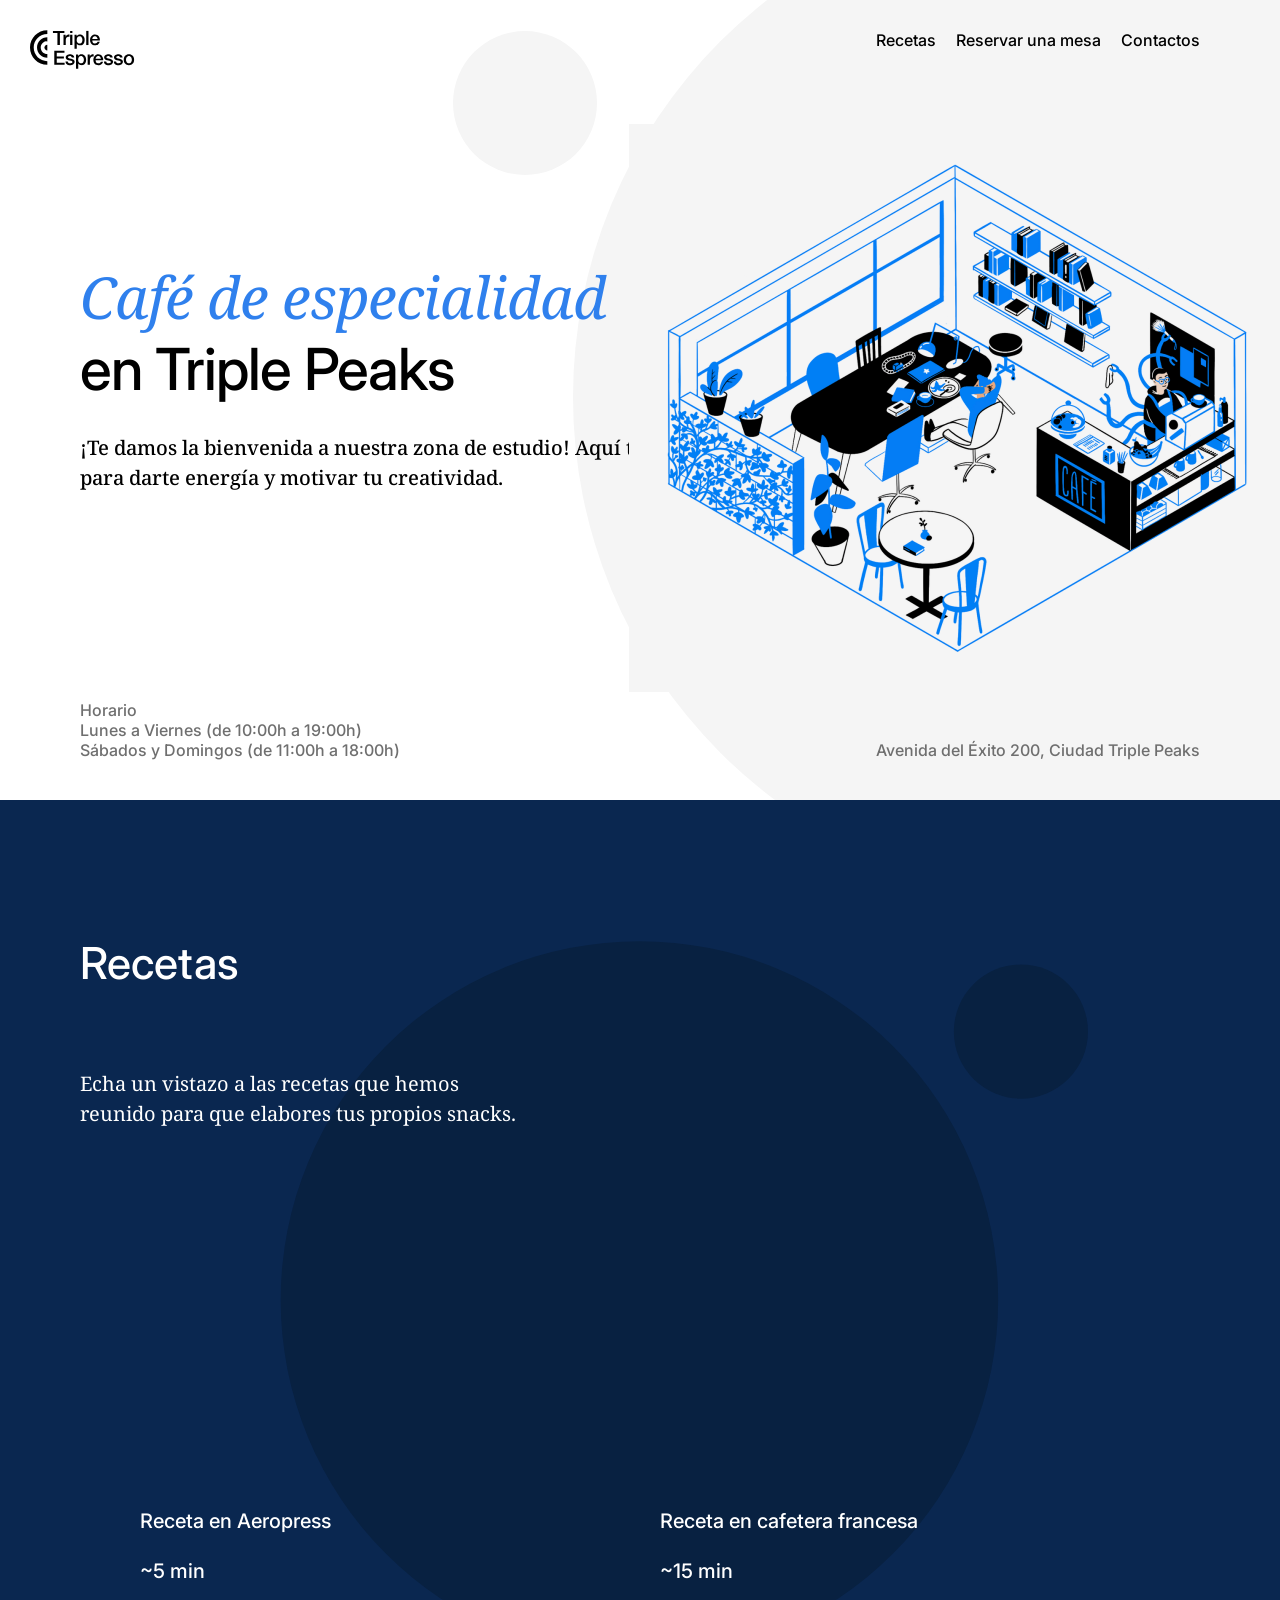
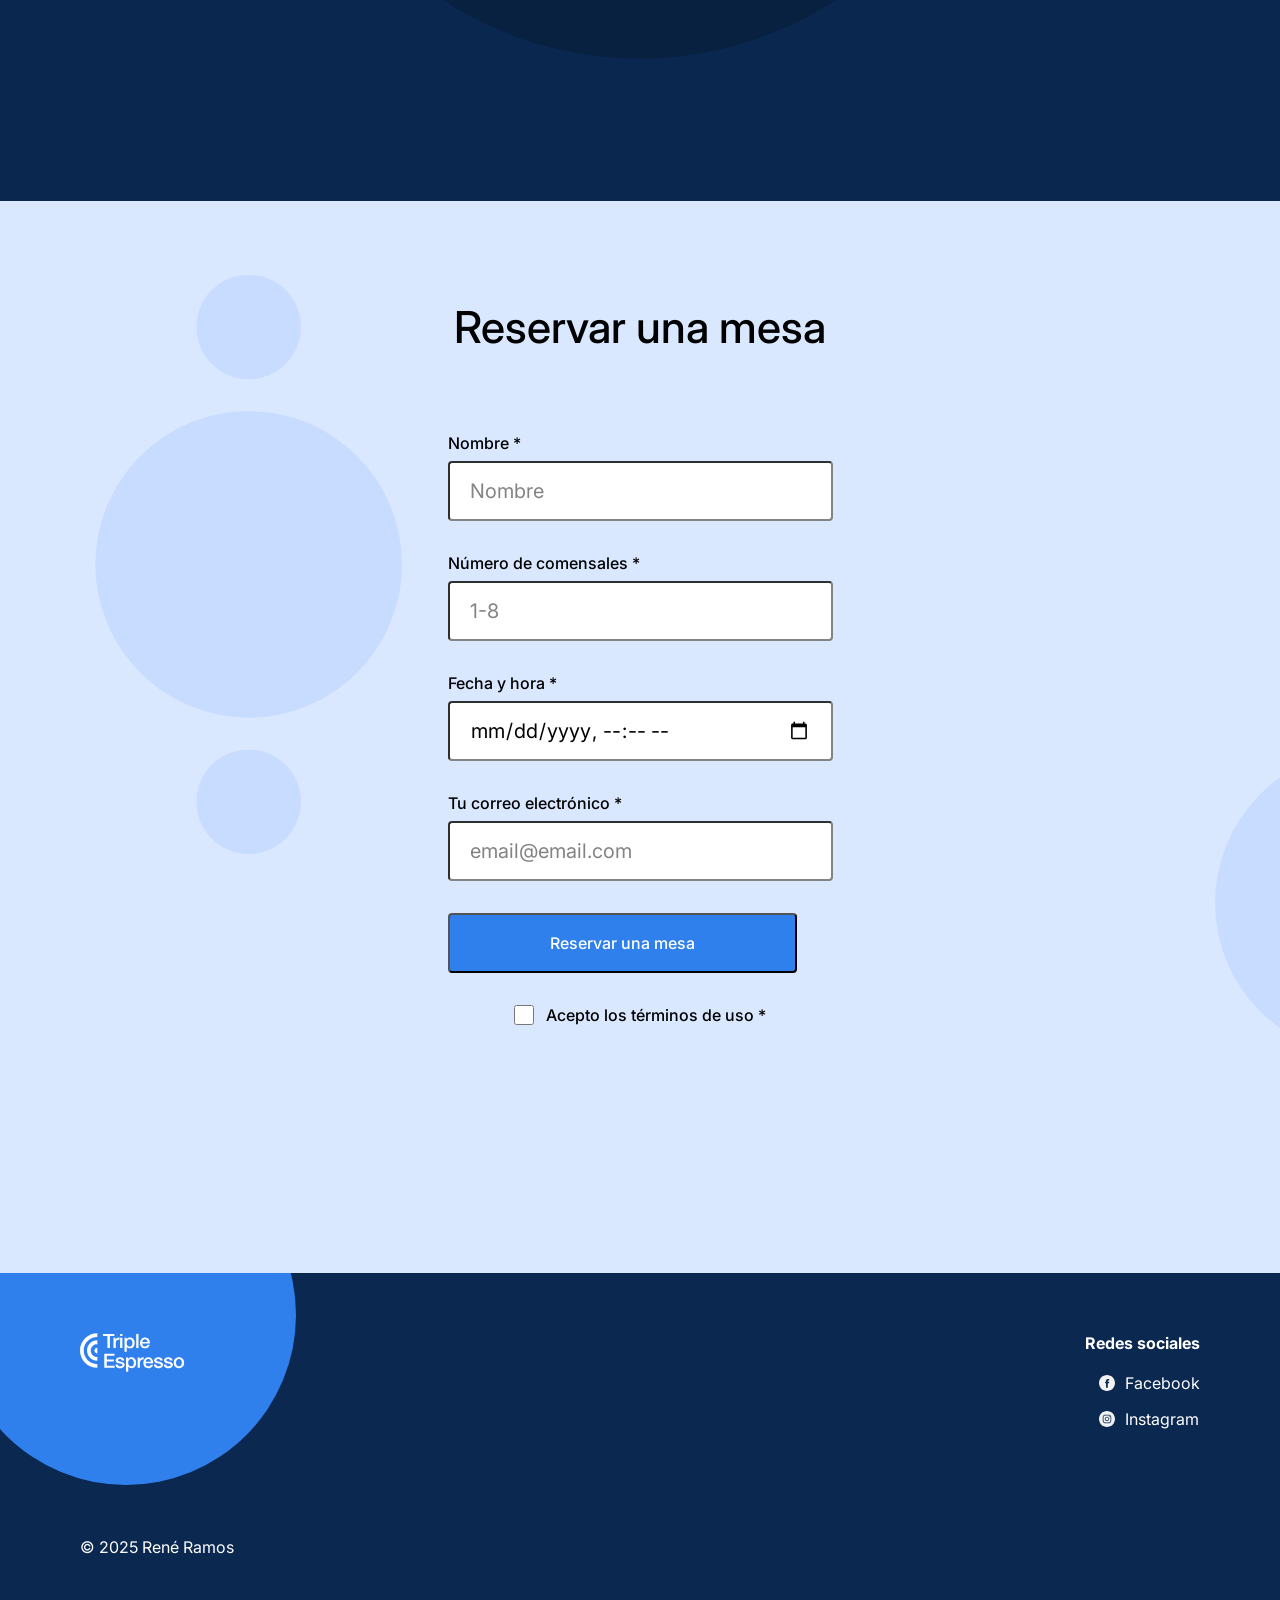
<file: index.html>
<!DOCTYPE html>
<html lang="es">
  <head>
    <meta charset="UTF-8" />
    <meta name="viewport" content="width=device-width, initial-scale=1.0" />
    <meta name="description" content="Cafeteria triple peaks" />

    <meta name="keywords" content="café de especialidad" />
    <meta name="author" content="René Ramos" />
    <title>Triple Expresso</title>

    <link rel="stylesheet" href="./pages/index.css" />
    <link rel="shortcut icon" href="favicon.ico" />

    <link rel="preconnect" href="https://fonts.googleapis.com" />
    <link rel="preconnect" href="https://fonts.gstatic.com" crossorigin />
    <link
      href="https://fonts.googleapis.com/css2?family=Inter:ital,opsz@0,14..32;1,14..32&display=swap"
      rel="stylesheet"
    />
    <link rel="preconnect" href="https://fonts.googleapis.com" />
    <link rel="preconnect" href="https://fonts.gstatic.com" crossorigin />
    <link
      href="https://fonts.googleapis.com/css2?family=Inter:ital,opsz,wght@0,14..32,500;1,14..32,500&display=swap"
      rel="stylesheet"
    />
    <link rel="preconnect" href="https://fonts.googleapis.com" />
    <link rel="preconnect" href="https://fonts.gstatic.com" crossorigin />
    <link
      href="https://fonts.googleapis.com/css2?family=Inter:ital,opsz,wght@0,14..32,700;1,14..32,700&display=swap"
      rel="stylesheet"
    />
    <link rel="preconnect" href="https://fonts.googleapis.com" />
    <link rel="preconnect" href="https://fonts.gstatic.com" crossorigin />
    <link
      href="https://fonts.googleapis.com/css2?family=Noto+Serif:ital@1&display=swap"
      rel="stylesheet"
    />
    <link rel="preconnect" href="https://fonts.googleapis.com" />
    <link rel="preconnect" href="https://fonts.gstatic.com" crossorigin />
    <link
      href="https://fonts.googleapis.com/css2?family=Noto+Serif&display=swap"
      rel="stylesheet"
    />
  </head>
  <body>
    <div class="page">
      <header class="header">
        <nav class="nav">
          <img
            src="images/logo_coffeeshop_dark.svg"
            alt="logo miniatura principal"
            class="nav__logo"
          />
          <ul class="nav__links">
            <li>
              <a class="nav__link" href="#recipes">Recetas</a>
            </li>
            <li>
              <a class="nav__link" href="#reservation">Reservar una mesa</a>
            </li>
            <li>
              <a class="nav__link" href="#footer">Contactos</a>
            </li>
          </ul>
        </nav>
        <h1 class="header__title">
          <span class="header__span-accent">Café de especialidad</span>
          en Triple Peaks
        </h1>
        <p class="header__description">
          ¡Te damos la bienvenida a nuestra zona de estudio! Aquí tenemos café
          para darte energía y motivar tu creatividad.
        </p>
        <img
          src="images/inside_coffee_shop.png"
          alt="imagen cafeteria"
          class="header__image"
        />
        <div class="header__footer">
          <div class="header__time">
            <p class="header__paragraph">Horario</p>
            <p class="header__paragraph">
              Lunes a Viernes (de 10:00h a 19:00h)
            </p>
            <p class="header__paragraph">
              Sábados y Domingos (de 11:00h a 18:00h)
            </p>
          </div>
          <div class="header__address">
            <p class="header__paragraph">
              Avenida del Éxito 200, Ciudad Triple Peaks
            </p>
          </div>
        </div>
      </header>
      <main class="content">
        <section class="recipes" id="recipes">
          <h2 class="recipes__title">Recetas</h2>
          <p class="recipes__subtitle">
            Echa un vistazo a las recetas que hemos reunido para que elabores
            tus propios snacks.
          </p>
          <div class="recipes__videos">
            <div class="recipes__video-item">
              <div>
                <iframe
                  width="480"
                  height="273"
                  class="recipes__iframe"
                  src="https://www.youtube.com/embed/j6VlT_jUVPc?si=eTn9sedASsT-jLiT"
                  title="YouTube video"
                  allow="accelerometer; autoplay; clipboard-write; encrypted-media; gyroscope; picture-in-picture; web-share"
                  referrerpolicy="strict-origin-when-cross-origin"
                  allowfullscreen
                ></iframe>
                <div class="recipes__video-caption">
                  <p>Receta en Aeropress</p>
                  <p>~5 min</p>
                </div>
              </div>
              <div>
                <iframe
                  width="480"
                  height="273"
                  class="recipes__iframe"
                  src="https://www.youtube.com/embed/st571DYYTR8?si=Z9o1S2QeI9pXLmTu"
                  title="YouTube video"
                  allow="accelerometer; autoplay; clipboard-write; encrypted-media; gyroscope; picture-in-picture; web-share"
                  referrerpolicy="strict-origin-when-cross-origin"
                  allowfullscreen
                ></iframe>
                <div class="recipes__video-caption">
                  <p>Receta en cafetera francesa</p>
                  <p>~15 min</p>
                </div>
              </div>
            </div>
          </div>
        </section>
        <section class="reservation" id="reservation">
          <h2 class="reservation__title">Reservar una mesa</h2>
          <form action="#" class="form reservation__form">
            <fieldset class="form__fieldset">
              <label class="form__label" for="name">Nombre *</label>
              <input
                class="form__input"
                type="text"
                id="name"
                name="name"
                placeholder="Nombre"
                required
              />
              <label class="form__label" for="diner"
                >Número de comensales *</label
              >
              <input
                class="form__input"
                type="number"
                id="diner"
                name="diner"
                min="1"
                max="8"
                placeholder="1-8"
                required
              />
              <label class="form__label" for="date">Fecha y hora *</label>
              <input
                class="form__input"
                type="datetime-local"
                id="date"
                name="date"
                required
              />
              <label class="form__label" for="email"
                >Tu correo electrónico *</label
              >
              <input
                class="form__input"
                type="email"
                id="email"
                name="email"
                placeholder="email@email.com"
                required
              />
            </fieldset>
            <fieldset class="form__fieldset">
              <button class="form__button" type="submit">
                Reservar una mesa
              </button>
            </fieldset>
            <fieldset class="form__fieldset form__fieldset_el_center">
              <input
                class="form__checkbox"
                type="checkbox"
                id="checkbox"
                name="checkbox"
                required
              />
              <label
                class="form__label form__label_direction_right"
                for="checkbox"
                >Acepto los términos de uso *</label
              >
            </fieldset>
          </form>
        </section>
      </main>
      <footer class="footer" id="footer">
        <div class="footer__circle"></div>
        <div class="footer__content">
          <img
            src="./images/logo_coffeeshop_light.svg"
            alt="logo de cafeteria"
            class="footer__logo"
          />
          <div class="footer__social">
            <h3 class="footer__social-heading">Redes sociales</h3>
            <ul class="footer__list">
              <li class="footer__list-item">
                <img
                  src="./images/facebook_white.svg"
                  alt="logo facebook"
                  class="footer__social-icon"
                />
                <a href="#" class="footer__social-link">Facebook</a>
              </li>
              <li class="footer__list-item">
                <img
                  src="./images/instagram_white.svg"
                  alt="logo instagram"
                  class="footer__social-icon"
                />
                <a href="#" class="footer__social-link">Instagram</a>
              </li>
            </ul>
          </div>
        </div>
        <div>
          <p class="footer__copyright">&#x00a9; 2025 René Ramos</p>
        </div>
      </footer>
    </div>
  </body>
</html>
</file>
<file: pages/index.css>
@import url("../vendor/normalize.css");
@import url("../blocks/page.css");
@import url("../blocks/nav.css");
@import url("../blocks/header.css");
@import url("../blocks/recipes.css");
@import url("../blocks/reservation.css");
@import url("../blocks/form.css");
@import url("../blocks/footer.css");
</file>
